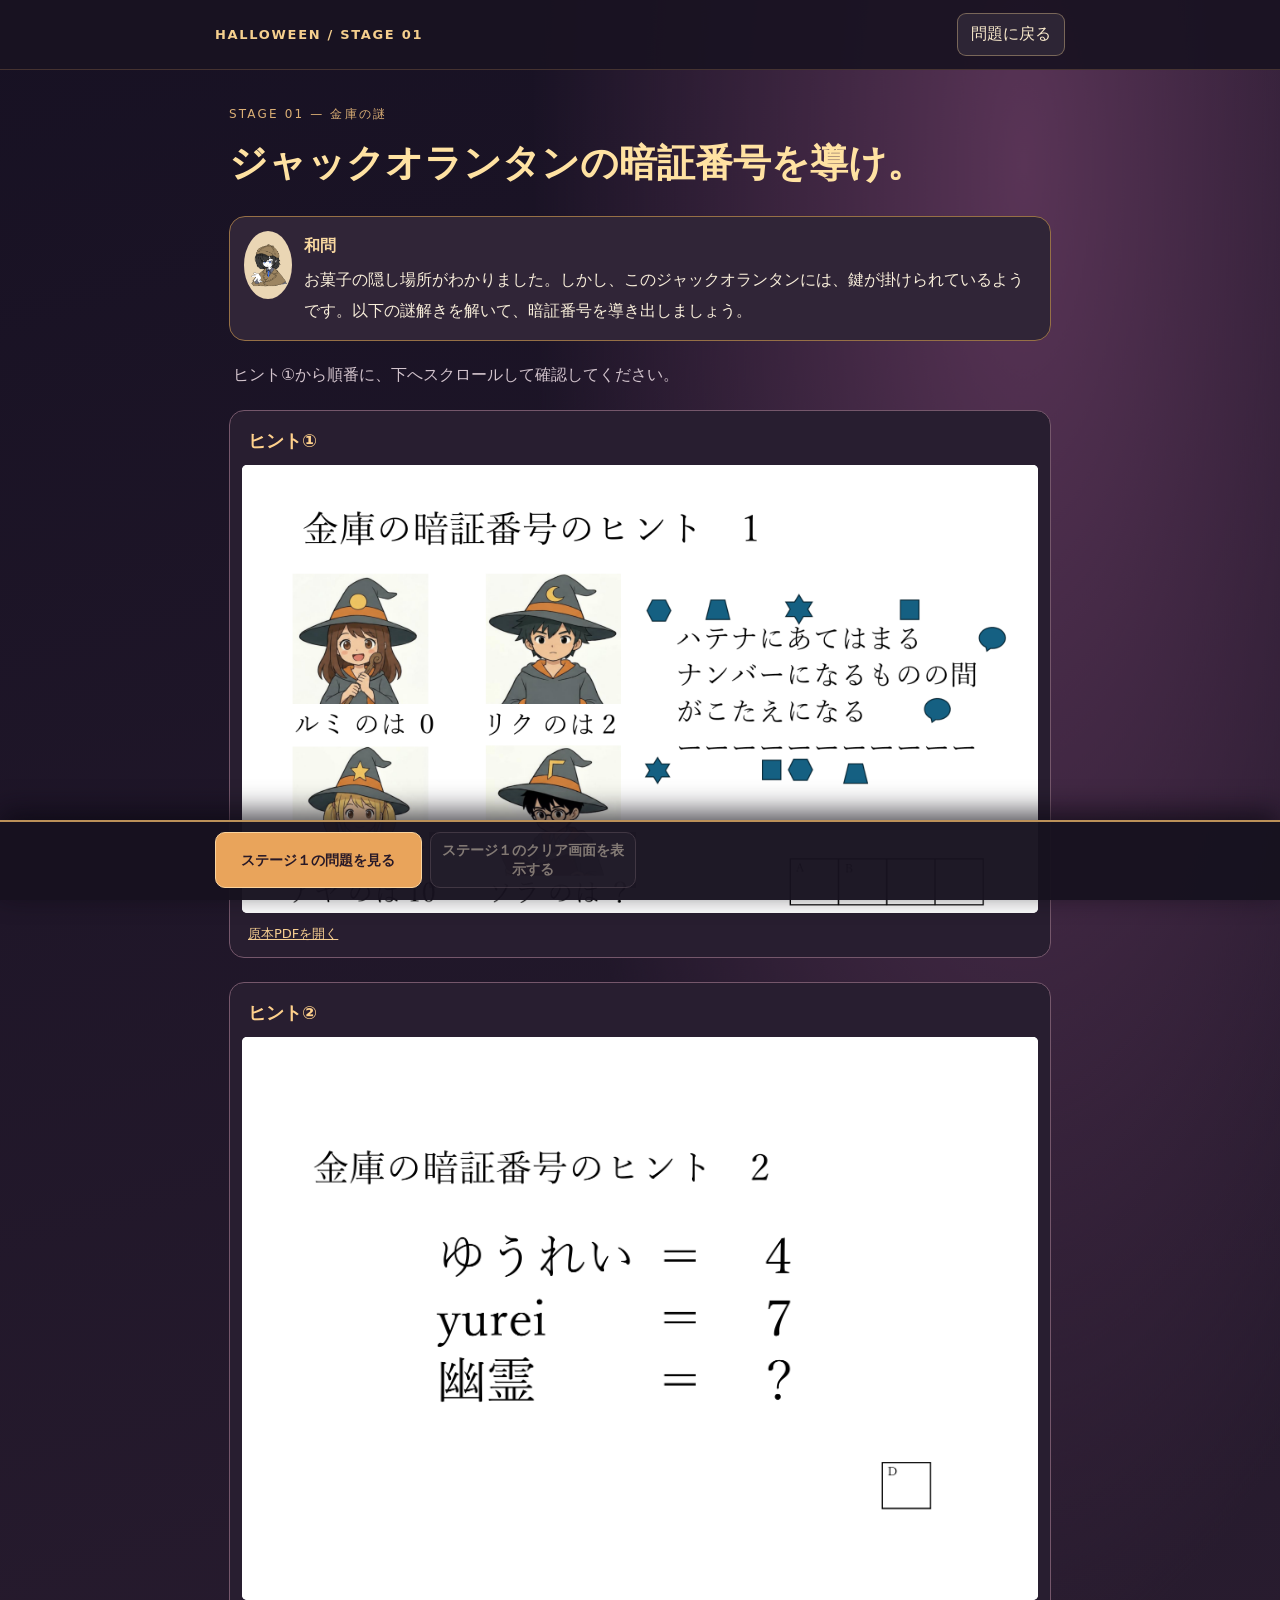
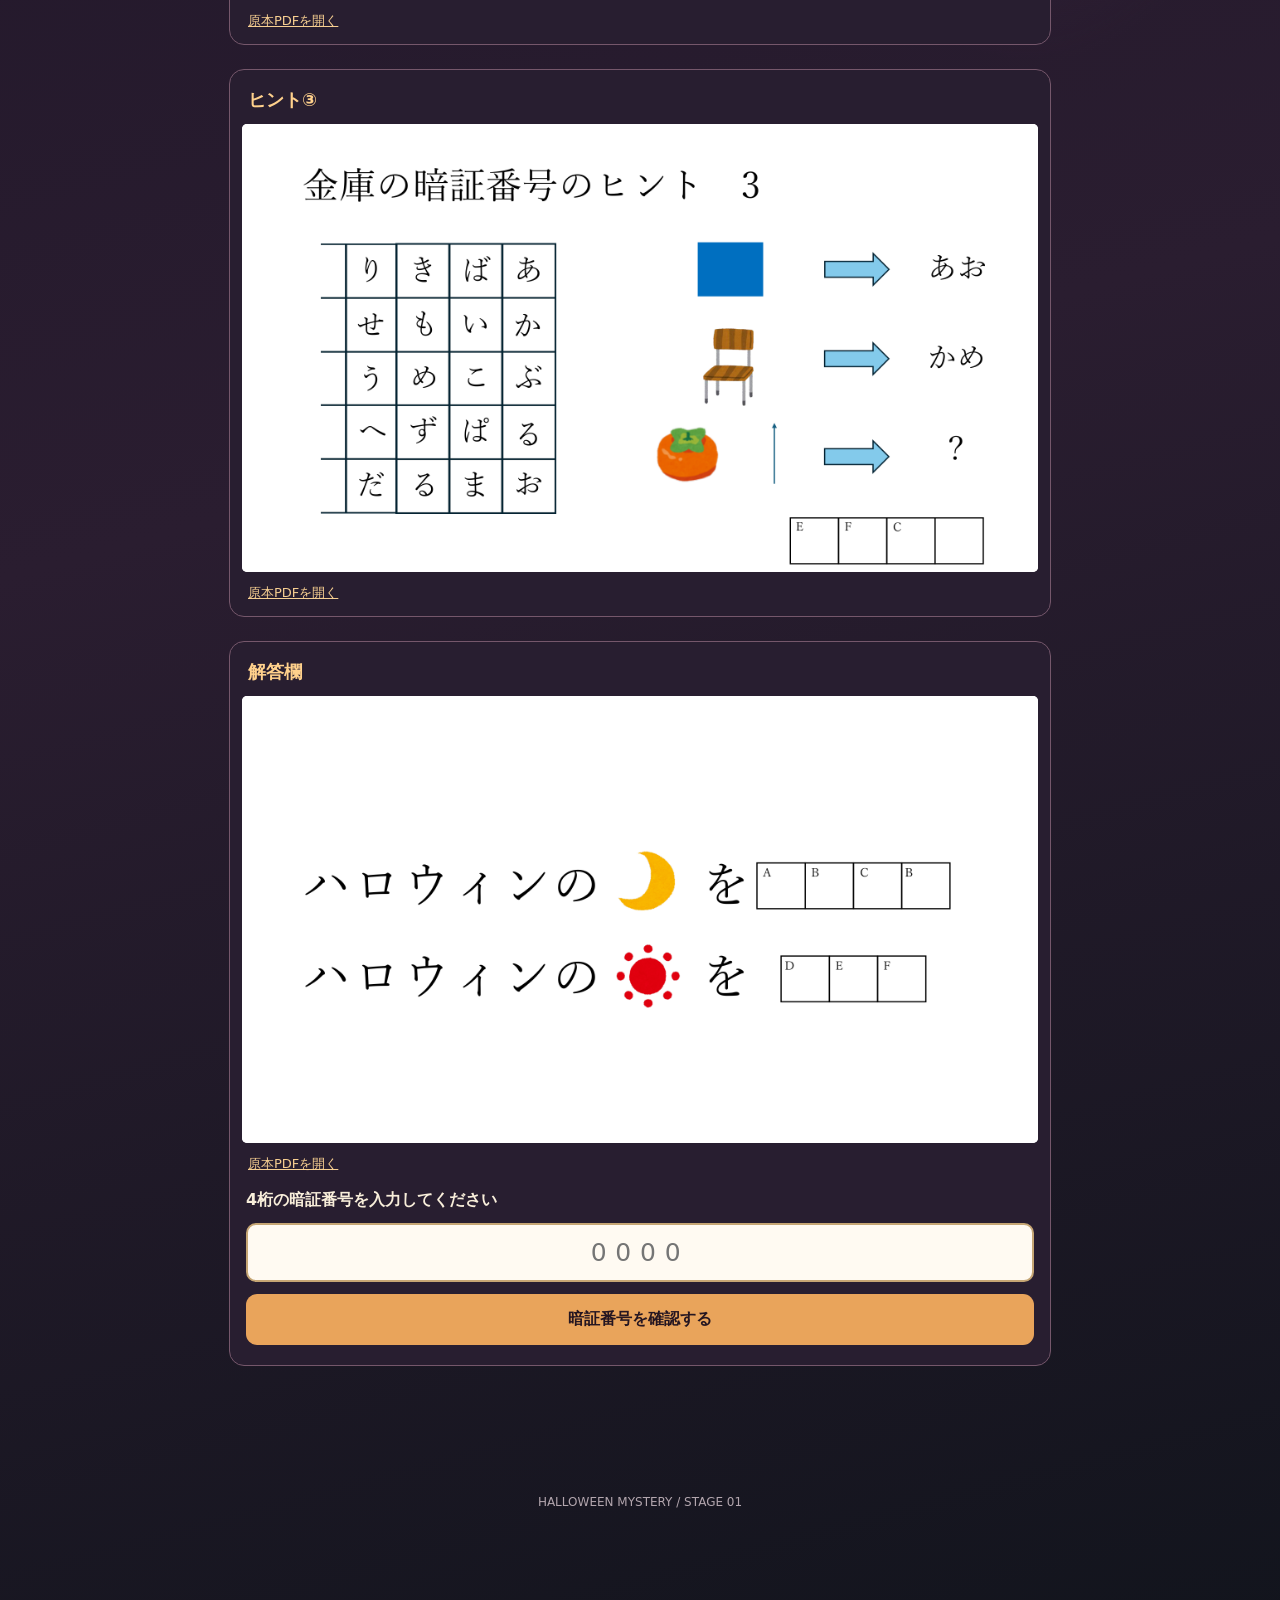
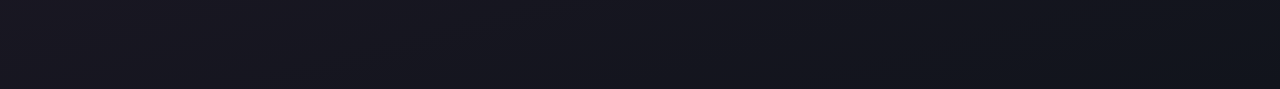
<file: index.html>
<!doctype html><html lang="ja"><head><meta name="robots" content="noindex,nofollow,noarchive"><meta charset="utf-8"><meta name="viewport" content="width=device-width,initial-scale=1"><title>ジャックオランタンの暗証番号を導け。 | STAGE 01</title><style>
:root{font-family:system-ui,"Noto Sans JP",sans-serif;color:#f8eeda;background:#15101e}*{box-sizing:border-box}body{margin:0;background:radial-gradient(ellipse at 80% 5%,#593456 0,transparent 34%),linear-gradient(165deg,#171123,#2a1d30 60%,#11141c);min-height:100vh}button,input{font:inherit}button{cursor:pointer}header{position:sticky;top:0;z-index:10;background:#191322ed;border-bottom:1px solid #9b774f55;padding:13px max(16px,calc((100vw - 850px)/2));display:flex;align-items:center;justify-content:space-between;gap:12px}header strong{font-size:13px;letter-spacing:.13em;color:#f5cf8e}header button,.secondary{border:1px solid #bca17988;background:#2d2535;color:#f8e9cb;border-radius:9px;padding:10px 13px}main{max-width:850px;margin:auto;padding:24px 14px 80px}h1{font-size:clamp(24px,5vw,38px);line-height:1.5;color:#ffe2a2;margin:12px 0 24px}.eyebrow{letter-spacing:.18em;font-size:12px;color:#dbaf75}.intro{display:flex;align-items:flex-start;gap:12px;background:#302537;border:1px solid #967046;border-radius:16px;padding:14px;line-height:1.9}.intro img{width:68px;height:68px;object-fit:cover;object-position:center 33%;border-radius:50%;background:#ead6b4}.intro p{margin:4px 0 0}.name{color:#f8d8a0;font-weight:700}.guide{color:#d2c3cc;margin:24px 4px}article{background:#281e30;border:1px solid #75576b;border-radius:15px;margin:24px 0;padding:12px;overflow:hidden}article h2{margin:6px 6px 12px;font-size:18px;color:#ffd18c}article img.sheet{display:block;width:100%;height:auto;background:#fff;object-fit:contain;border-radius:5px}article a{display:inline-block;color:#f7cf91;margin:12px 6px 2px;font-size:13px}form{padding:15px 4px 8px;display:grid;gap:12px}label{font-weight:700}input{font-size:25px;letter-spacing:.35em;text-align:center;width:100%;padding:13px;border:2px solid #c6a674;border-radius:10px;background:#fffaf2;color:#201b22}button.primary{border:0;border-radius:11px;padding:15px;background:#e9a45b;color:#251621;font-weight:800}#feedback{display:none;border-radius:14px;background:#362839;border:1px solid #966b75;padding:12px}#feedback.visible{display:flex;align-items:flex-start;gap:10px}#feedback img{width:58px;height:58px;object-fit:cover;object-position:center 32%;border-radius:50%;background:#f3e0c3}#feedback .bubble{margin:0}.hidden{display:none!important}#story{display:none}#story.visible{display:block}.chat{position:relative;overflow:hidden;border:1px solid #966d6e;border-radius:18px;background:radial-gradient(circle at 85% 13%,#f3a75555 0 36px,transparent 37px),linear-gradient(160deg,#38203e,#231c35 54%,#18202d);padding:22px 13px 30px;min-height:420px}.chat:before{content:'✦  ✧  ☾  ✦  ✧';position:absolute;top:14px;right:16px;color:#f4b35a55;letter-spacing:15px;pointer-events:none}.message{position:relative;display:flex;align-items:flex-start;gap:10px;margin:19px 0}.avatar{width:54px;height:54px;flex-shrink:0;border-radius:50%;background:#f1dcc1;object-fit:cover;object-position:center 32%;border:2px solid #f4bd78}.message-body{min-width:0;max-width:calc(100% - 68px)}.speaker{font-size:12px;color:#f3c890;margin:0 0 5px}.bubble{background:#fff7e9;color:#2a2430;border-radius:5px 16px 16px 16px;padding:13px 15px;line-height:1.85;white-space:pre-wrap;overflow-wrap:anywhere;box-shadow:0 3px 12px #120c1a45}.clear-slot{position:relative;margin:28px 6px 20px;border:2px dashed #d6a663;border-radius:16px;text-align:center;padding:34px 12px;color:#f6d6a5;background:#5d3c3440}.clear-slot strong{font-size:28px;letter-spacing:.12em}.clear-slot p{font-size:13px}.clear-art{display:block;max-width:100%;height:auto;margin:24px auto;border-radius:12px}.staff{margin:25px 6px 6px;padding:18px;background:#f9d9a4;color:#352434;border-radius:14px;font-weight:750;line-height:1.8;text-align:center}.nav{display:flex;flex-wrap:wrap;gap:10px;margin-top:22px}.footer{font-size:12px;color:#b3a6ae;text-align:center;padding:25px}#story h1{font-size:25px}@media(min-width:680px){.chat{padding:30px 36px}.message-body{max-width:75%}}@media(prefers-reduced-motion:no-preference){html{scroll-behavior:smooth}}
</style><link rel="stylesheet" href="navigation.css"></head><body><header><strong>HALLOWEEN / STAGE 01</strong><button id="home" type="button">問題に戻る</button></header><main><section id="puzzle"><p class="eyebrow">STAGE 01 — 金庫の謎</p><h1>ジャックオランタンの暗証番号を導け。</h1><div class="intro"><img src="assets/wamon.png" alt="和問"><div><div class="name">和問</div><p>お菓子の隠し場所がわかりました。しかし、このジャックオランタンには、鍵が掛けられているようです。以下の謎解きを解いて、暗証番号を導き出しましょう。</p></div></div><p class="guide">ヒント①から順番に、下へスクロールして確認してください。</p><article><h2>ヒント①</h2><img class="sheet" src="assets/hint1.png" alt="金庫の暗証番号のヒント1：原本PDFのページ"><a href="assets/original/金庫ヒント①.pdf" target="_blank" rel="noopener">原本PDFを開く</a></article><article><h2>ヒント②</h2><img class="sheet" src="assets/hint2.png" loading="lazy" alt="金庫の暗証番号のヒント2：原本PDFのページ"><a href="assets/original/金庫ヒント②.pdf" target="_blank" rel="noopener">原本PDFを開く</a></article><article><h2>ヒント③</h2><img class="sheet" src="assets/hint3.png" loading="lazy" alt="金庫の暗証番号のヒント3：原本PDFのページ"><a href="assets/original/金庫ヒント③.pdf" target="_blank" rel="noopener">原本PDFを開く</a></article><article><h2>解答欄</h2><img class="sheet" src="assets/answer_sheet.png" loading="lazy" alt="金庫の問題・解答欄：原本PDFのページ"><a href="assets/original/金庫の問題ー解答欄.pdf" target="_blank" rel="noopener">原本PDFを開く</a><form id="answerForm"><label for="answer">4桁の暗証番号を入力してください</label><input id="answer" type="text" inputmode="numeric" pattern="[0-9]{4}" maxlength="4" autocomplete="off" placeholder="0000" aria-label="4桁の暗証番号" required><button class="primary" type="submit">暗証番号を確認する</button><div id="feedback" role="status" aria-live="polite"><img src="assets/wamon.png" alt=""><div class="message-body"><div class="speaker">和問</div><div class="bubble" id="feedbackText"></div></div></div></form></article><div class="nav"><button id="showStory" type="button" class="secondary hidden">クリア済みストーリーを見る</button></div></section><section id="story"><p class="eyebrow">STAGE 01 — STORY</p><h1>お菓子を発見！</h1><div class="chat" id="chat" aria-label="和問との会話"></div><div class="nav"><button class="secondary" id="back" type="button">問題とヒントを振り返る</button></div></section></main><div class="footer">HALLOWEEN MYSTERY / STAGE 01</div><script src="config.js"></script><script>
const cfg=window.GAME_CONFIG;const key=`nazotoki_${cfg.gameId}_${cfg.stageId}_clear`;const $=id=>document.getElementById(id);const solved=()=>localStorage.getItem(key)==='true';function show(page){$('puzzle').classList.toggle('hidden',page==='story');$('story').classList.toggle('visible',page==='story');window.scrollTo({top:0,behavior:'instant'})}function addMessage(parent,txt){const row=document.createElement('div');row.className='message';const icon=document.createElement('img');icon.className='avatar';icon.src=cfg.icon;icon.alt='';const body=document.createElement('div');body.className='message-body';const who=document.createElement('div');who.className='speaker';who.textContent=cfg.speaker;const bubble=document.createElement('div');bubble.className='bubble';bubble.textContent=txt;body.append(who,bubble);row.append(icon,body);parent.append(row)}function renderStory(){const chat=$('chat');chat.replaceChildren();cfg.story.forEach(line=>addMessage(chat,line));if(cfg.clearImage){const art=document.createElement('img');art.src=cfg.clearImage;art.className='clear-art';art.alt='謎解きクリアおめでとう！';chat.append(art)}addMessage(chat,cfg.staff)}function refresh(){$('showStory').classList.toggle('hidden',!solved())}$('answer').addEventListener('input',e=>{e.target.value=e.target.value.replace(/[^0-9]/g,'').slice(0,4)});$('answerForm').addEventListener('submit',e=>{e.preventDefault();const value=$('answer').value;if(!/^\d{4}$/.test(value))return;if(cfg.answer.includes(value)){localStorage.setItem(key,'true');$('feedback').classList.remove('visible');refresh();renderStory();show('story')}else{$('feedbackText').textContent=cfg.wrong;$('feedback').classList.add('visible');$('feedback').scrollIntoView({block:'nearest',behavior:'smooth'})}});$('home').onclick=()=>show('puzzle');$('back').onclick=()=>show('puzzle');$('showStory').onclick=()=>{if(solved()){renderStory();show('story')}};refresh();if(solved()&&new URLSearchParams(location.search).get('view')==='story'){renderStory();show('story')}
</script><script src="navigation.js"></script></body></html>
</file>
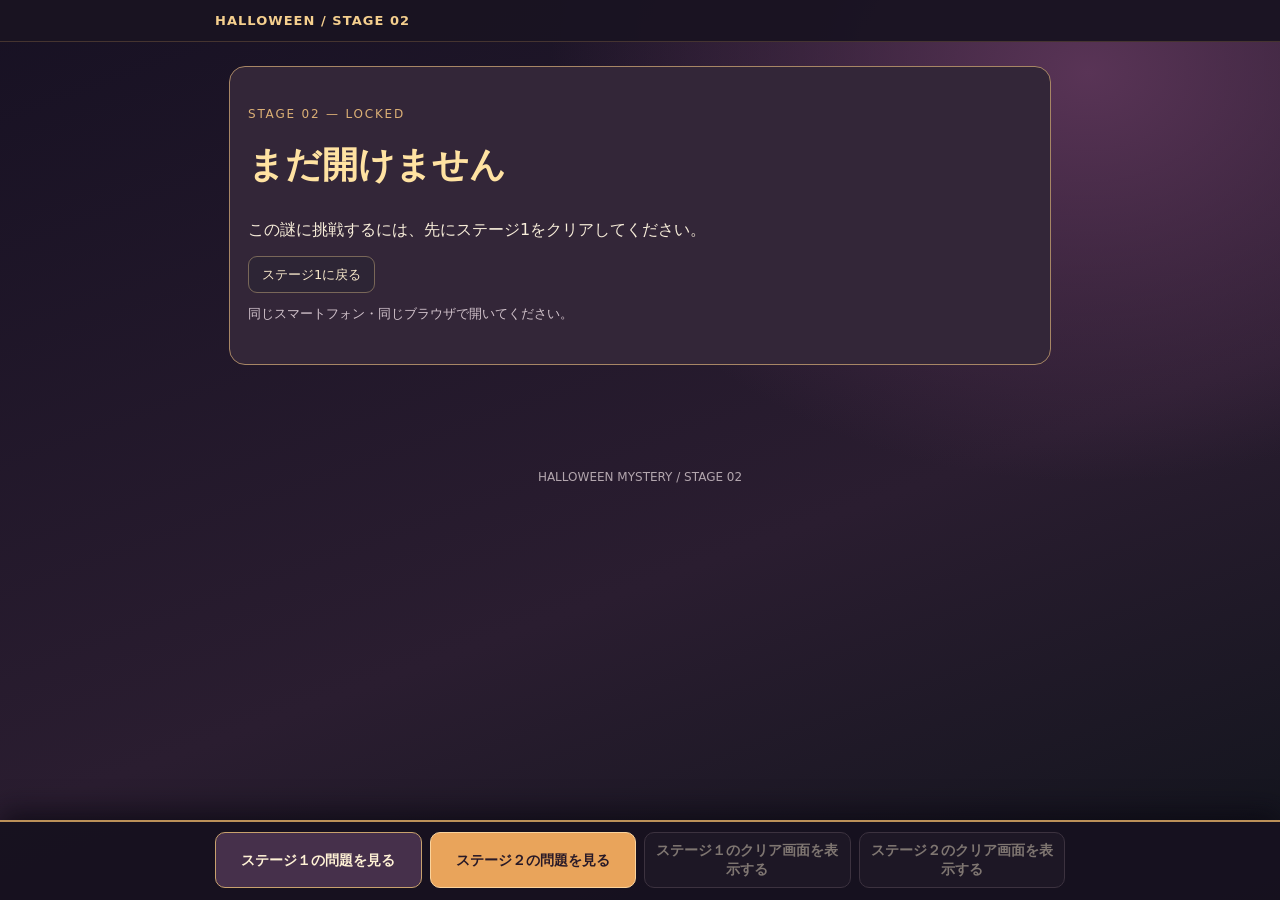
<file: stage2/index.html>
<!doctype html><html lang="ja"><head><meta charset="utf-8"><meta name="viewport" content="width=device-width,initial-scale=1"><meta name="robots" content="noindex,nofollow,noarchive"><title>監視カメラの謎 | STAGE 02</title><style>
:root{font-family:system-ui,"Noto Sans JP",sans-serif;color:#f8eeda;background:#15101e}*{box-sizing:border-box}body{margin:0;background:radial-gradient(ellipse at 85% 8%,#593456 0,transparent 35%),linear-gradient(160deg,#171123,#2a1d30 60%,#11141c);min-height:100vh}button,input{font:inherit}button{cursor:pointer}header{position:sticky;top:0;z-index:10;background:#191322f5;border-bottom:1px solid #9b774f55;padding:13px max(16px,calc((100vw - 850px)/2));display:flex;align-items:center;justify-content:space-between;gap:12px}header strong{font-size:13px;letter-spacing:.08em;color:#f5cf8e}header button,.secondary{border:1px solid #bca17988;background:#2d2535;color:#f8e9cb;border-radius:9px;padding:10px 13px;text-decoration:none;font-size:13px}main{max-width:850px;margin:auto;padding:24px 14px 80px}h1{font-size:clamp(23px,5vw,36px);line-height:1.5;color:#ffe2a2;margin:12px 0 24px}.eyebrow{letter-spacing:.15em;font-size:12px;color:#dbaf75}.intro,.chat{position:relative;border:1px solid #966d6e;border-radius:18px;background:radial-gradient(circle at 90% 5%,#d58b4d45 0 32px,transparent 33px),linear-gradient(160deg,#38203e,#231c35 54%,#18202d);padding:15px;overflow:hidden}.intro:before,.chat:before{content:'✦   ☾   ✧';position:absolute;top:10px;right:10px;color:#f4b35a55;pointer-events:none}.message{position:relative;display:flex;align-items:flex-start;gap:10px;margin:19px 0}.avatar{width:54px;height:54px;flex-shrink:0;border-radius:50%;background:#f1dcc1;object-fit:cover;object-position:center 32%;border:2px solid #f4bd78}.message-body{min-width:0;max-width:calc(100% - 68px)}.speaker{font-size:12px;color:#f3c890;margin:0 0 5px}.bubble{background:#fff7e9;color:#2a2430;border-radius:5px 16px 16px 16px;padding:13px 15px;line-height:1.85;white-space:pre-wrap;overflow-wrap:anywhere;box-shadow:0 3px 12px #120c1a45}.guide{color:#d2c3cc;margin:24px 4px}article{background:#281e30;border:1px solid #75576b;border-radius:15px;margin:24px 0;padding:12px;overflow:hidden}article h2{margin:6px 6px 12px;font-size:18px;color:#ffd18c}article img.sheet{display:block;width:100%;height:auto;background:#fff;object-fit:contain;border-radius:5px}article a{display:inline-block;color:#f7cf91;margin:12px 6px 2px;font-size:13px}form{padding:15px 4px 8px;display:grid;gap:12px}label{font-weight:700}input{font-size:19px;text-align:center;width:100%;padding:13px;border:2px solid #c6a674;border-radius:10px;background:#fffaf2;color:#201b22}button.primary{border:0;border-radius:11px;padding:15px;background:#e9a45b;color:#251621;font-weight:800}#feedback{display:none;border-radius:14px;background:#362839;border:1px solid #966b75;padding:12px}#feedback.visible{display:flex;align-items:flex-start;gap:10px}#feedback img{width:58px;height:58px;object-fit:cover;object-position:center 32%;border-radius:50%;background:#f3e0c3}.hidden{display:none!important}#story{display:none}#story.visible{display:block}.chat{padding:22px 13px 30px;min-height:420px}.art-slot{margin:26px 4px;padding:30px 15px;text-align:center;border:2px dashed #d6a663;border-radius:16px;background:#5d3c3440;color:#f6d6a5}.art-slot strong{font-size:20px}.art-slot p{font-size:13px}.art-img{display:block;max-width:100%;height:auto;margin:22px auto;border-radius:12px}.staff{margin:25px 6px 6px;padding:18px;background:#f9d9a4;color:#352434;border-radius:14px;font-weight:750;line-height:1.8;text-align:center}.nav{display:flex;flex-wrap:wrap;gap:10px;margin-top:22px}.footer{font-size:12px;color:#b3a6ae;text-align:center;padding:25px}#locked{padding:25px 18px;background:#332638;border:1px solid #a78665;border-radius:16px;line-height:1.8}#story h1{font-size:25px}@media(min-width:680px){.chat,.intro{padding:28px 36px}.message-body{max-width:75%}}@media(prefers-reduced-motion:no-preference){html{scroll-behavior:smooth}}
</style><link rel="stylesheet" href="../navigation.css"></head><body><header><strong>HALLOWEEN / STAGE 02</strong><button id="home" type="button">問題に戻る</button></header><main><section id="locked" class="hidden"><p class="eyebrow">STAGE 02 — LOCKED</p><h1>まだ開けません</h1><p>この謎に挑戦するには、先にステージ1をクリアしてください。</p><a class="secondary" href="../">ステージ1に戻る</a><p style="font-size:13px;color:#d2c3cc">同じスマートフォン・同じブラウザで開いてください。</p></section><section id="puzzle" class="hidden"><p class="eyebrow">STAGE 02 — 監視カメラ</p><h1>監視カメラのロックを解除せよ。</h1><div class="intro" id="intro" aria-label="和問の導入会話"></div><p class="guide">ヒント①から順番に下へスクロールして確認してください。問題用紙はPDFの原本を変更せず表示しています。</p><article><h2>カメラヒント①（A）</h2><img class="sheet" src="assets/hint1.png" alt="カメラヒント①の原本PDFページ"><a href="assets/original/カメラヒント①.pdf" target="_blank" rel="noopener">原本PDFを開く</a></article><article><h2>カメラヒント②（B）</h2><img class="sheet" src="assets/hint2.png" loading="lazy" alt="カメラヒント②の原本PDFページ"><a href="assets/original/カメラヒント②.pdf" target="_blank" rel="noopener">原本PDFを開く</a></article><article><h2>解答欄</h2><img class="sheet" src="assets/answer_sheet.png" loading="lazy" alt="カメラの問題・解答欄の原本PDFページ"><a href="assets/original/カメラの問題ー解答欄.pdf" target="_blank" rel="noopener">原本PDFを開く</a><form id="answerForm"><label for="answer">答えを入力してください</label><input id="answer" type="text" autocomplete="off" placeholder="答えを入力" aria-label="謎の答え" required><button class="primary" type="submit">解答する</button><div id="feedback" role="status" aria-live="polite"><img src="../assets/wamon.png" alt=""><div class="message-body"><div class="speaker">和問</div><div class="bubble" id="feedbackText"></div></div></div></form></article><div class="nav"><button id="showStory" type="button" class="secondary hidden">クリア済みストーリーを見る</button><a class="secondary" href="../?view=story">ステージ1を振り返る</a></div></section><section id="story"><p class="eyebrow">STAGE 02 — STORY</p><h1>監視カメラの記録</h1><div class="chat" id="chat" aria-label="和問との会話"></div><div class="nav"><button class="secondary" id="back" type="button">問題とヒントを振り返る</button><a class="secondary" href="../?view=story">ステージ1を振り返る</a></div></section></main><div class="footer">HALLOWEEN MYSTERY / STAGE 02</div><script src="config.js"></script><script>
const cfg=window.GAME_CONFIG;const $=id=>document.getElementById(id);const stage1Key=`nazotoki_${cfg.gameId}_stage1_clear`;const stage2Key=`nazotoki_${cfg.gameId}_${cfg.stageId}_clear`;const unlocked=()=>localStorage.getItem(stage1Key)==='true';const solved=()=>localStorage.getItem(stage2Key)==='true';function addMessage(parent,txt){const row=document.createElement('div');row.className='message';const icon=document.createElement('img');icon.className='avatar';icon.src=cfg.icon;icon.alt='';const body=document.createElement('div');body.className='message-body';const who=document.createElement('div');who.className='speaker';who.textContent=cfg.speaker;const bubble=document.createElement('div');bubble.className='bubble';bubble.textContent=txt;body.append(who,bubble);row.append(icon,body);parent.append(row)}function addArt(parent,src,label){if(src){const img=document.createElement('img');img.className='art-img';img.src=src;img.alt=label;parent.append(img)}else{const div=document.createElement('div');div.className='art-slot';const title=document.createElement('strong');title.textContent=label;const sub=document.createElement('p');sub.textContent='イラストは後から追加できます';div.append(title,sub);parent.append(div)}}function renderStory(){const chat=$('chat');chat.replaceChildren();cfg.storyBeforeCamera.forEach(t=>addMessage(chat,t));cfg.storyAfterCamera.forEach(t=>addMessage(chat,t));if(cfg.clearImage){const img=document.createElement('img');img.className='art-img';img.src=cfg.clearImage;img.alt='謎解き完全クリアおめでとう！';chat.append(img)}cfg.storyEnding.forEach(t=>addMessage(chat,t))}function show(page){$('puzzle').classList.toggle('hidden',page!=='puzzle');$('story').classList.toggle('visible',page==='story');window.scrollTo(0,0)}function refresh(){$('showStory').classList.toggle('hidden',!solved())}function normalize(v){return v.normalize('NFKC').replace(/[・･\s　]/g,'').toLowerCase()}$('intro').replaceChildren();cfg.intro.forEach(t=>addMessage($('intro'),t));if(!unlocked()){$('locked').classList.remove('hidden');$('home').classList.add('hidden')}else{$('puzzle').classList.remove('hidden');refresh();if(solved()&&new URLSearchParams(location.search).get('view')==='story'){renderStory();show('story')}}$('answerForm').addEventListener('submit',e=>{e.preventDefault();if(!unlocked())return;const value=normalize($('answer').value);if(cfg.answers.some(a=>normalize(a)===value)){localStorage.setItem(stage2Key,'true');$('feedback').classList.remove('visible');refresh();renderStory();show('story')}else{$('feedbackText').textContent=cfg.wrong;$('feedback').classList.add('visible');$('feedback').scrollIntoView({block:'nearest',behavior:'smooth'})}});$('home').onclick=()=>show('puzzle');$('back').onclick=()=>show('puzzle');$('showStory').onclick=()=>{if(solved()){renderStory();show('story')}};
</script><script src="../navigation.js"></script></body></html>
</file>
<file: navigation.css>
/* 全ステージ共通の4画面ナビゲーション */
body{padding-bottom:210px!important}
.game-bottom-nav{position:fixed;bottom:0;left:0;right:0;z-index:100;background:#17121ff7;border-top:2px solid #bc9159;box-shadow:0 -8px 28px #090711bb;padding:10px max(12px,calc((100vw - 850px)/2)) max(12px,env(safe-area-inset-bottom));display:grid;grid-template-columns:repeat(2,minmax(0,1fr));gap:8px}
.game-bottom-nav button{min-width:0;min-height:48px;border:1px solid #c8a16d;border-radius:10px;background:#46304b;color:#fff2d6;padding:8px 7px;font-weight:700;font-size:clamp(11px,2.8vw,14px);line-height:1.35;white-space:normal;cursor:pointer}
.game-bottom-nav button[disabled]{opacity:.45;cursor:not-allowed;background:#27212e;border-color:#6a5b66}
.game-bottom-nav button[aria-current="page"]{background:#e9a45b;color:#281927;border-color:#fbd39c}
@media(min-width:680px){body{padding-bottom:155px!important}.game-bottom-nav{grid-template-columns:repeat(4,minmax(0,1fr))}}
</file>
